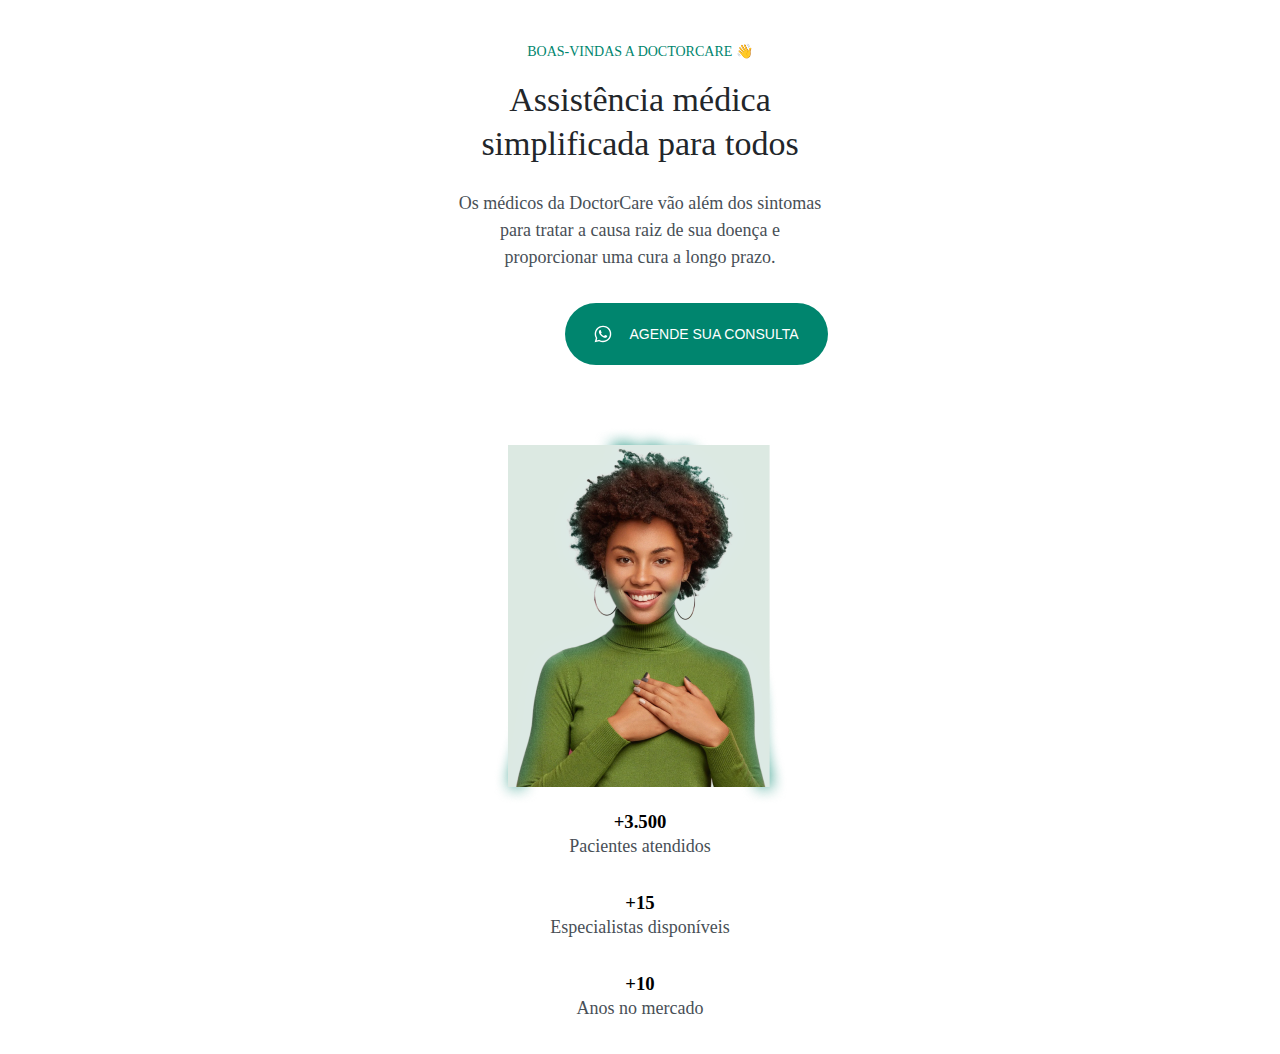
<file: index.html>
<!DOCTYPE html>
<html lang="en">
  <head>
    <meta charset="UTF-8" />
    <meta name="viewport" content="width=device-width, initial-scale=1.0" />
    <title>DoctorCare</title>

    <link rel="stylesheet" href="/style.css" />

    <link rel="preconnect" href="https://fonts.googleapis.com" />
    <link rel="preconnect" href="https://fonts.gstatic.com" crossorigin />
    <link
      href="https://fonts.googleapis.com/css2?family=DM+Sans:wght@400;700&display=swap"
      rel="stylesheet"
    />
  </head>
  <body>
    <header>
      <h4>BOAS-VINDAS A DOCTORCARE 👋</h4>

      <h1>Assistência médica simplificada para todos</h1>

      <p>
        Os médicos da DoctorCare vão além dos sintomas para tratar a causa raiz
        de sua doença e proporcionar uma cura a longo prazo.
      </p>

      <button>
        <svg
          width="20"
          height="20"
          viewBox="0 0 20 20"
          fill="none"
          xmlns="http://www.w3.org/2000/svg"
        >
          <path
            d="M13.8337 11.6667C13.667 11.5833 12.5837 11.0833 12.417 11C12.2503 10.9167 12.0837 10.9167 11.917 11.0833C11.7503 11.25 11.417 11.75 11.2503 11.9167C11.167 12.0833 11.0003 12.0833 10.8337 12C10.2503 11.75 9.66699 11.4167 9.16699 11C8.75033 10.5833 8.33366 10.0833 8.00033 9.58334C7.91699 9.41668 8.00033 9.25001 8.08366 9.16668C8.16699 9.08334 8.25033 8.91668 8.41699 8.83334C8.50033 8.75001 8.58366 8.58334 8.58366 8.50001C8.66699 8.41668 8.66699 8.25001 8.58366 8.16668C8.50033 8.08334 8.08366 7.08334 7.91699 6.66668C7.83366 6.08334 7.66699 6.08334 7.50033 6.08334C7.41699 6.08334 7.25033 6.08334 7.08366 6.08334C6.91699 6.08334 6.66699 6.25001 6.58366 6.33334C6.08366 6.83334 5.83366 7.41668 5.83366 8.08334C5.91699 8.83334 6.16699 9.58334 6.66699 10.25C7.58366 11.5833 8.75033 12.6667 10.167 13.3333C10.5837 13.5 10.917 13.6667 11.3337 13.75C11.7503 13.9167 12.167 13.9167 12.667 13.8333C13.2503 13.75 13.7503 13.3333 14.0837 12.8333C14.2503 12.5 14.2503 12.1667 14.167 11.8333C14.167 11.8333 14.0003 11.75 13.8337 11.6667ZM15.917 4.08334C12.667 0.833344 7.41699 0.833344 4.16699 4.08334C1.50033 6.75001 1.00033 10.8333 2.83366 14.0833L1.66699 18.3333L6.08366 17.1667C7.33366 17.8333 8.66699 18.1667 10.0003 18.1667C14.5837 18.1667 18.2503 14.5 18.2503 9.91668C18.3337 7.75001 17.417 5.66668 15.917 4.08334ZM13.667 15.75C12.5837 16.4167 11.3337 16.8333 10.0003 16.8333C8.75033 16.8333 7.58366 16.5 6.50033 15.9167L6.25033 15.75L3.66699 16.4167L4.33366 13.9167L4.16699 13.6667C2.16699 10.3333 3.16699 6.16668 6.41699 4.08334C9.66699 2.00001 13.8337 3.08334 15.8337 6.25001C17.8337 9.50001 16.917 13.75 13.667 15.75Z"
            fill="white"
          />
        </svg>
        Agende sua consulta
      </button>

      <img
        src="./assets/Foto.png"
        alt="Mulher negra vestindo moletom verde sorrindo"
      />

      <h3>+3.500</h3>
      <p>Pacientes atendidos</p>
      <h3>+15</h3>
      <p>Especialistas disponíveis</p>
      <h3>+10</h3>
      <p>Anos no mercado</p>
    </header>
  </body>
</html>
</file>
<file: style.css>
* {
  margin: 0;
  /* dessa forma os espaços entre os elementos estao sendo definidos apenas pela altura dalinha */

  box-sizing: border-box;
  /* Dessa forma, o tamanho da caixa nao será mais contado a partir do conteudo, mas da borda. */
  /* Se naotiver isso, o nosso elemento vai ficar maior pq está levando em conideração nao apenas o conteudo, mas tb o padding! */
}

:root {
  --primary-color: hsl(170, 100%, 26%);
  --headline: hsl(210, 11%, 15%);
  --paragraph: hsl(210, 9%, 31%);

  font-size: 62.5%;
}

body {
  font-family: 'DM-Sans';
  font-size: 1.6rem;

  text-align: center;
  
}

header {
  width: 37.5rem;
  margin-left: auto;
  margin-right: auto;

  margin-top: 4.1rem;

}

h4 {
  font-size: 1.4rem;
  color: var(--primary-color);
  line-height: 150%;
  font-weight: 400;
  margin-bottom: 1.6rem;
}

h1 {
  font-size: 3.4rem;
  color: var(--headline);
  font-weight: 400;
  line-height: 130%;

  margin-bottom: 2.4rem;

  /* border: 1px solid blue; */

}

p {
  font-size: 1.8rem;
  line-height: 150%;
  color: var(--paragraph);

  margin-bottom: 3.2rem;
  /* border: 1px solid red; */
  /* BLock pega todaa largura da pagina entao os proximos elementos ficam um abaixo do outro */
  /* Já o botao nao tem um display block, mas in-line apenaso tamanho do btao */
}

button {
  background: var(--primary-color);

  border: none;
  border-radius: 4rem;

  margin-bottom: 6rem;

  height: 6.2rem;
  width: 26.3rem;

  color: white;
  font-size: 1.4rem;
  font-weight: 700rem;
  text-transform: uppercase;

  display: flex;
  align-items: center;
  justify-content: center;
  gap: 1.6rem;

  margin-left: auto;
  margin-left: auto;


  /* display: block; */
  /* o padrao é inline */
}

img {
  /* display: block; */
  /* o padrao é inline */
}
</file>
